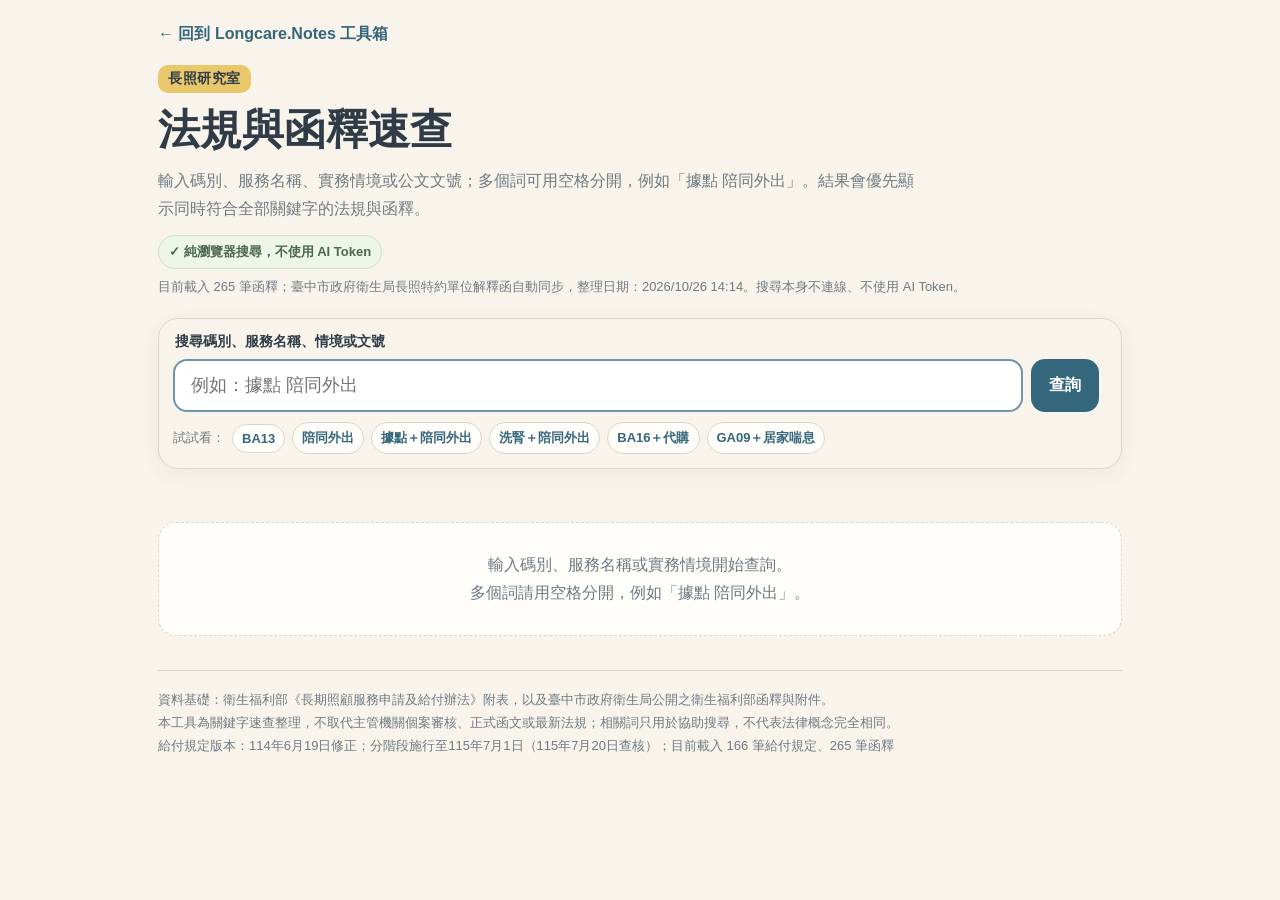
<file: law/index.html>
<!doctype html>
<html lang="zh-Hant">
<head>
  <meta charset="utf-8" />
  <meta name="viewport" content="width=device-width, initial-scale=1" />
  <meta name="description" content="長照碼別、給付規定與政府公開函釋關鍵字速查。" />
  <title>長照研究室｜法規與函釋速查</title>
  <style>
    :root {
      --bg: #f8f4ec;
      --card: #fffdfa;
      --ink: #2f3b46;
      --muted: #6f7a83;
      --blue: #6f96a8;
      --blue-dark: #35677c;
      --yellow: #e8c86b;
      --line: #ddd4c8;
      --warn: #fff3c9;
      --soft: #edf3f5;
      --success: #edf6e9;
      --danger: #fff0ea;
      --shadow: 0 5px 20px rgba(60, 50, 40, .06);
    }

    * { box-sizing: border-box; }

    html { scroll-behavior: smooth; }

    body {
      margin: 0;
      background: var(--bg);
      color: var(--ink);
      font-family: -apple-system, BlinkMacSystemFont, "Noto Sans TC", "PingFang TC", sans-serif;
    }

    button,
    input { font: inherit; }

    button { cursor: pointer; }

    .skip-link {
      position: fixed;
      left: 12px;
      top: -60px;
      z-index: 30;
      padding: 10px 14px;
      border-radius: 10px;
      background: var(--ink);
      color: #fff;
    }

    .skip-link:focus { top: 12px; }

    .wrap {
      width: min(100%, 1000px);
      margin: 0 auto;
      padding: 24px 18px 60px;
    }

    .back-link {
      display: inline-flex;
      align-items: center;
      gap: 6px;
      margin-bottom: 20px;
      color: var(--blue-dark);
      font-weight: 800;
      text-decoration: none;
    }

    .back-link:hover,
    .back-link:focus-visible { text-decoration: underline; }

    .page-header { margin-bottom: 18px; }

    .brand {
      display: inline-block;
      margin-bottom: 12px;
      padding: 5px 10px;
      border-radius: 10px;
      background: var(--yellow);
      font-size: 14px;
      font-weight: 900;
      letter-spacing: .04em;
    }

    h1 {
      margin: 0;
      font-size: clamp(28px, 6vw, 42px);
      line-height: 1.2;
    }

    .subtitle {
      max-width: 760px;
      margin: 12px 0 0;
      color: var(--muted);
      line-height: 1.75;
    }

    .local-search-note {
      display: inline-flex;
      align-items: center;
      gap: 6px;
      margin-top: 12px;
      padding: 7px 10px;
      border: 1px solid #cfe0d0;
      border-radius: 999px;
      background: var(--success);
      color: #4b684b;
      font-size: 13px;
      font-weight: 800;
    }

    .sync-note {
      margin-top: 8px;
      color: var(--muted);
      font-size: 13px;
      line-height: 1.6;
    }

    .search-panel {
      position: sticky;
      top: 0;
      z-index: 10;
      margin: 20px 0 14px;
      padding: 14px;
      border: 1px solid var(--line);
      border-radius: 20px;
      background: rgba(248, 244, 236, .96);
      box-shadow: var(--shadow);
      backdrop-filter: blur(8px);
    }

    .search-label {
      display: block;
      margin: 0 0 8px 2px;
      font-size: 14px;
      font-weight: 800;
    }

    .search-row {
      display: grid;
      grid-template-columns: 1fr auto auto;
      gap: 8px;
    }

    .search-row input {
      min-width: 0;
      padding: 14px 16px;
      border: 2px solid var(--blue);
      border-radius: 14px;
      background: #fff;
      color: var(--ink);
      font-size: 18px;
      outline: none;
    }

    .search-row input:focus {
      border-color: var(--blue-dark);
      box-shadow: 0 0 0 3px rgba(111, 150, 168, .18);
    }

    .primary-button,
    .secondary-button {
      min-height: 52px;
      padding: 0 18px;
      border-radius: 14px;
      font-weight: 900;
    }

    .primary-button {
      border: 0;
      background: var(--blue-dark);
      color: #fff;
    }

    .secondary-button {
      border: 1px solid var(--line);
      background: var(--card);
      color: var(--ink);
    }

    .primary-button:hover,
    .primary-button:focus-visible { background: #28596d; }

    .secondary-button:hover,
    .secondary-button:focus-visible { border-color: var(--blue); }

    .example-row {
      display: flex;
      align-items: center;
      gap: 7px;
      flex-wrap: wrap;
      margin-top: 10px;
      color: var(--muted);
      font-size: 13px;
    }

    .example-button {
      padding: 6px 9px;
      border: 1px solid var(--line);
      border-radius: 999px;
      background: var(--card);
      color: var(--blue-dark);
      font-weight: 800;
    }

    .example-button:hover,
    .example-button:focus-visible { border-color: var(--blue); }

    .expanded-terms {
      margin: 9px 2px 0;
      color: var(--muted);
      font-size: 13px;
      line-height: 1.6;
    }

    .result-summary {
      min-height: 25px;
      margin: 14px 2px;
      color: var(--muted);
      font-size: 14px;
      line-height: 1.6;
    }

    .result-summary strong { color: var(--ink); }

    .result-group { margin-top: 24px; }

    .group-heading {
      display: flex;
      align-items: center;
      gap: 9px;
      margin: 0 0 11px;
      font-size: 20px;
    }

    .group-count {
      min-width: 27px;
      padding: 3px 7px;
      border-radius: 999px;
      background: var(--soft);
      color: var(--blue-dark);
      font-size: 12px;
      text-align: center;
    }

    .grid { display: grid; gap: 14px; }

    .card {
      border: 1px solid var(--line);
      border-radius: 18px;
      background: var(--card);
      padding: 18px;
      box-shadow: var(--shadow);
    }

    .card.interpretation { border-left: 5px solid var(--yellow); }

    .card-head {
      display: flex;
      align-items: flex-start;
      justify-content: space-between;
      gap: 12px;
    }

    .code {
      margin-bottom: 3px;
      color: var(--blue-dark);
      font-size: 25px;
      font-weight: 950;
      letter-spacing: .02em;
    }

    .title {
      margin: 0;
      font-size: 20px;
      line-height: 1.45;
    }

    .match-label {
      flex: 0 0 auto;
      padding: 5px 8px;
      border-radius: 999px;
      background: var(--success);
      color: #4b684b;
      font-size: 12px;
      font-weight: 900;
    }

    .match-label.related {
      background: var(--warn);
      color: #7b6322;
    }

    .match-label.partial {
      background: var(--soft);
      color: var(--muted);
    }

    .tags {
      display: flex;
      gap: 7px;
      flex-wrap: wrap;
      margin: 11px 0;
    }

    .tag {
      padding: 5px 8px;
      border-radius: 999px;
      background: var(--soft);
      font-size: 12px;
    }

    .tag.warn { background: var(--warn); }

    .meta-grid {
      display: grid;
      grid-template-columns: repeat(2, minmax(0, 1fr));
      gap: 8px;
      margin-top: 12px;
    }

    .meta-item {
      padding: 10px 12px;
      border: 1px solid #ece4da;
      border-radius: 12px;
      background: #fff;
      line-height: 1.55;
    }

    .meta-item span {
      display: block;
      margin-bottom: 2px;
      color: var(--muted);
      font-size: 12px;
    }

    .meta-item strong {
      font-size: 14px;
      overflow-wrap: anywhere;
    }

    .summary,
    .match-snippet {
      margin-top: 12px;
      line-height: 1.8;
      white-space: pre-wrap;
    }

    .match-snippet {
      padding: 13px 14px;
      border-radius: 13px;
      background: #f7f3eb;
    }

    .match-snippet strong {
      display: block;
      margin-bottom: 4px;
      color: var(--blue-dark);
      font-size: 13px;
    }

    mark {
      padding: 0 .08em;
      border-radius: 3px;
      background: #ffe58f;
      color: inherit;
    }

    details {
      margin-top: 13px;
      padding-top: 12px;
      border-top: 1px dashed var(--line);
    }

    summary {
      color: var(--blue-dark);
      cursor: pointer;
      font-weight: 900;
    }

    .raw {
      margin-top: 10px;
      padding: 14px;
      border-radius: 12px;
      background: #f6f3ed;
      font-size: 14px;
      line-height: 1.75;
      overflow-wrap: anywhere;
      white-space: pre-wrap;
    }

    .source-link {
      display: inline-flex;
      align-items: center;
      gap: 5px;
      margin-top: 13px;
      color: var(--blue-dark);
      font-weight: 900;
      text-decoration: none;
    }

    .source-link:hover,
    .source-link:focus-visible { text-decoration: underline; }

    .notice,
    .empty {
      padding: 28px 20px;
      border: 1px dashed var(--line);
      border-radius: 18px;
      background: var(--card);
      color: var(--muted);
      line-height: 1.75;
      text-align: center;
    }

    .notice.warning {
      margin-bottom: 14px;
      padding: 14px 16px;
      border-style: solid;
      background: var(--warn);
      color: #725e25;
      text-align: left;
    }

    .notice.error {
      border-style: solid;
      border-color: #ecc8bd;
      background: var(--danger);
      color: #8b4e42;
    }

    footer {
      margin-top: 34px;
      padding-top: 18px;
      border-top: 1px solid var(--line);
      color: var(--muted);
      font-size: 13px;
      line-height: 1.75;
    }

    .meta-item.wide { grid-column: 1 / -1; }

    [hidden] { display: none !important; }

    @media (max-width: 680px) {
      .wrap { padding: 18px 14px 44px; }
      .search-panel { margin-inline: -4px; padding: 11px; }
      .search-row { grid-template-columns: 1fr auto; }
      .secondary-button { grid-column: 1 / -1; min-height: 42px; }
      .card-head { display: block; }
      .match-label { display: inline-block; margin-top: 9px; }
      .meta-grid { grid-template-columns: 1fr; }
      .title { font-size: 18px; }
    }

    @media (prefers-reduced-motion: reduce) {
      html { scroll-behavior: auto; }
    }
  </style>
</head>
<body>
  <a class="skip-link" href="#results">跳到查詢結果</a>

  <div class="wrap">
    <header class="page-header">
      <a class="back-link" href="../">← 回到 Longcare.Notes 工具箱</a>
      <div><span class="brand">長照研究室</span></div>
      <h1>法規與函釋速查</h1>
      <p class="subtitle">輸入碼別、服務名稱、實務情境或公文文號；多個詞可用空格分開，例如「據點 陪同外出」。結果會優先顯示同時符合全部關鍵字的法規與函釋。</p>
      <div class="local-search-note">✓ 純瀏覽器搜尋，不使用 AI Token</div>
      <div id="syncStatus" class="sync-note">已內建臺中市政府衛生局公開函釋整理，不需等待線上同步。</div>
    </header>

    <main>
      <section class="search-panel" aria-label="法規搜尋">
        <label class="search-label" for="q">搜尋碼別、服務名稱、情境或文號</label>
        <div class="search-row">
          <input id="q" type="search" inputmode="search" autocomplete="off" placeholder="例如：據點 陪同外出" aria-describedby="search-help" />
          <button id="go" class="primary-button" type="button">查詢</button>
          <button id="clear" class="secondary-button" type="button" hidden>清除</button>
        </div>
        <div id="search-help" class="example-row">
          <span>試試看：</span>
          <button class="example-button" type="button" data-query="BA13">BA13</button>
          <button class="example-button" type="button" data-query="陪同外出">陪同外出</button>
          <button class="example-button" type="button" data-query="據點 陪同外出">據點＋陪同外出</button>
          <button class="example-button" type="button" data-query="洗腎 陪同外出">洗腎＋陪同外出</button>
          <button class="example-button" type="button" data-query="BA16 代購">BA16＋代購</button>
          <button class="example-button" type="button" data-query="GA09 居家喘息">GA09＋居家喘息</button>
        </div>
        <div id="expandedTerms" class="expanded-terms" hidden></div>
      </section>

      <div id="count" class="result-summary" role="status" aria-live="polite"></div>
      <div id="results"></div>
    </main>

    <footer>
      <div>資料基礎：衛生福利部《長期照顧服務申請及給付辦法》附表，以及臺中市政府衛生局公開之衛生福利部函釋與附件。</div>
      <div>本工具為關鍵字速查整理，不取代主管機關個案審核、正式函文或最新法規；相關詞只用於協助搜尋，不代表法律概念完全相同。</div>
      <div id="dataVersion">資料版本：請以 data.js 標示版本為準。</div>
    </footer>
  </div>

  <script src="data.js"></script>
  <script src="interpretations.js"></script>
  <script>
    (() => {
      'use strict';

      const CODE_ROWS = typeof CODE_DATA !== 'undefined' && Array.isArray(CODE_DATA) ? CODE_DATA : [];
      const INTERPRETATION_ROWS = typeof INTERPRETATIONS !== 'undefined' && Array.isArray(INTERPRETATIONS) ? INTERPRETATIONS : [];
      const META = typeof DATA_META !== 'undefined' && DATA_META && typeof DATA_META === 'object' ? DATA_META : {};
      const SYNC_META = typeof INTERPRETATION_META !== 'undefined' && INTERPRETATION_META && typeof INTERPRETATION_META === 'object' ? INTERPRETATION_META : {};

      const q = document.querySelector('#q');
      const results = document.querySelector('#results');
      const count = document.querySelector('#count');
      const clearButton = document.querySelector('#clear');
      const expandedTerms = document.querySelector('#expandedTerms');
      const dataVersion = document.querySelector('#dataVersion');
      const syncStatus = document.querySelector('#syncStatus');

      const RELATED_TERM_GROUPS = [
        ['BA13', '陪同外出', '陪同就醫', '外出陪同'],
        ['BA16', '代購', '代領', '代送', '代購或代領或代送服務', '代購餐食', '代領藥品', '藥品代購', '代購成藥'],
        ['GA09', '居家喘息', '喘息服務', '居家喘息服務'],
        ['DA01', '交通接送', '就醫接送', '復健接送'],
        ['BA24', '協助排泄', '排泄', '失禁處理'],
        ['據點', 'C據點', 'C級巷弄長照站', '巷弄長照站', '社區照顧關懷據點'],
        ['洗腎', '血液透析', '透析'],
        ['復健', '復能', '物理治療', '職能治療']
      ];

      const normalize = value => String(value ?? '')
        .normalize('NFKC')
        .toLocaleLowerCase('zh-Hant')
        .replace(/[\s\u3000()[\]{}（）【】《》〈〉「」『』,，、。.;；:：!?！？'"“”‘’·•/\\|+＝=_\-–—]/g, '');

      const asText = value => {
        if (Array.isArray(value)) return value.map(asText).filter(Boolean).join(' ');
        if (value && typeof value === 'object') return Object.values(value).map(asText).filter(Boolean).join(' ');
        return value == null ? '' : String(value);
      };

      const asList = value => {
        if (Array.isArray(value)) return value.map(asText).filter(Boolean);
        if (!value) return [];
        return String(value).split(/[、,，/\s]+/).map(item => item.trim()).filter(Boolean);
      };

      const unique = values => [...new Map(values.filter(Boolean).map(value => [normalize(value), String(value)])).values()];

      const tokenize = value => unique(String(value || '')
        .trim()
        .split(/[\s\u3000,，、;；|+]+/)
        .map(item => item.trim())
        .filter(Boolean));

      const alternativesFor = token => {
        const tokenKey = normalize(token);
        const group = RELATED_TERM_GROUPS.find(terms => terms.some(term => normalize(term) === tokenKey));
        return unique([token, ...(group || [])]);
      };

      const escapeHtml = value => String(value ?? '').replace(/[&<>"']/g, char => ({
        '&': '&amp;', '<': '&lt;', '>': '&gt;', '"': '&quot;', "'": '&#39;'
      })[char]);

      const escapeRegExp = value => String(value).replace(/[.*+?^${}()|[\]\\]/g, '\\$&');

      const highlight = (value, phrases) => {
        const source = String(value ?? '');
        const visiblePhrases = unique(phrases).filter(term => String(term).length > 0).sort((a, b) => b.length - a.length);
        if (!source || !visiblePhrases.length) return escapeHtml(source);
        const expression = new RegExp(`(${visiblePhrases.map(escapeRegExp).join('|')})`, 'gi');
        return source.split(expression).map(part => {
          const isHit = visiblePhrases.some(term => normalize(term) === normalize(part));
          return isHit ? `<mark>${escapeHtml(part)}</mark>` : escapeHtml(part);
        }).join('');
      };

      const safeUrl = value => {
        if (!value) return '';
        try {
          const parsed = new URL(String(value), document.baseURI);
          return ['http:', 'https:'].includes(parsed.protocol) ? parsed.href : '';
        } catch (_) {
          return '';
        }
      };

      const inferSourceName = (item, kind) => {
        const explicit = item.sourceName || item.sourceTitle || item.agency || item.issuer || item.authority || item.department || item.lawName || item.basis;
        if (explicit) return asText(explicit);
        if (/衛(?:部|福部)/.test(asText(item.docNo))) return '衛生福利部（函文）';
        const url = safeUrl(item.source || item.sourceUrl || item.url);
        if (url.includes('mohw.gov.tw')) return '衛生福利部';
        if (url.includes('law.moj.gov.tw')) return '全國法規資料庫';
        if (url.includes('.gov.tw')) return '政府機關公開來源';
        return kind === 'code' ? '長期照顧服務申請及給付辦法（附表）' : '政府公開函釋來源';
      };

      const fieldsFor = (item, kind) => kind === 'code' ? [
        { value: item.code, weight: 110 },
        { value: item.title, weight: 65 },
        { value: item.searchText, weight: 55 },
        { value: item.keywords, weight: 45 },
        { value: item.raw, weight: 24 },
        { value: item.sourceName || item.sourceTitle || item.lawName || item.basis, weight: 15 }
      ] : [
        { value: item.codes, weight: 100 },
        { value: item.docNo, weight: 90 },
        { value: item.title, weight: 65 },
        { value: item.keywords, weight: 55 },
        { value: item.summary, weight: 35 },
        { value: item.raw || item.content, weight: 25 },
        { value: item.sourceName || item.agency || item.issuer || item.authority, weight: 18 },
        { value: item.status, weight: 8 }
      ];

      const sourceQuality = item => {
        const url = safeUrl(item.source || item.sourceUrl || item.url);
        if (!url) return 0;
        if (/\.(pdf|doc|docx|odt)(?:$|[?#])/i.test(url)) return 120;
        if (/\/\d+\/post(?:$|[?#])/.test(url)) return 90;
        if (/health\.taichung\.gov\.tw/.test(url)) return 55;
        if (/cp\.aspx\?n=412/.test(url)) return -80;
        if (/health\.ntpc\.gov\.tw\/basic/.test(url)) return -70;
        return 0;
      };

      const scoreItem = (item, kind, tokenSets, rawQuery) => {
        const fields = fieldsFor(item, kind).map(field => ({ ...field, text: normalize(asText(field.value)) }));
        const matchedPhrases = [];
        let score = kind === 'interpretation' ? sourceQuality(item) : 0;
        let coverage = 0;

        tokenSets.forEach(alternatives => {
          let bestScore = 0;
          let bestPhrase = '';
          fields.forEach(field => {
            alternatives.forEach(phrase => {
              const phraseKey = normalize(phrase);
              if (!phraseKey || !field.text.includes(phraseKey)) return;
              const exactBonus = field.text === phraseKey ? 18 : 0;
              const candidateScore = field.weight + exactBonus + Math.min(phraseKey.length, 12);
              if (candidateScore > bestScore) {
                bestScore = candidateScore;
                bestPhrase = phrase;
              }
            });
          });
          if (bestScore > 0) {
            coverage += 1;
            score += bestScore;
            matchedPhrases.push(bestPhrase);
          }
        });

        const fullQuery = normalize(rawQuery);
        const fullText = fields.map(field => field.text).join('');
        if (fullQuery && fullText.includes(fullQuery)) score += 35;
        if (coverage === tokenSets.length && coverage > 0) score += 160;
        else score += coverage * 8;

        return { item, kind, coverage, score, matchedPhrases: unique(matchedPhrases), related: false };
      };

      const extractCodes = value => {
        const direct = asList(value);
        const found = asText(value).toUpperCase().match(/\b[A-Z]{1,4}\s*\d{1,3}[A-Z]?\b/g) || [];
        return unique([...direct, ...found].map(code => normalize(code).toUpperCase()));
      };

      const recordCodes = result => result.kind === 'code'
        ? extractCodes(result.item.code)
        : extractCodes(result.item.codes || result.item.code);

      const overlaps = (left, right) => left.some(value => right.includes(value));

      const sortMatches = (left, right, totalTokens) => {
        const leftComplete = left.coverage === totalTokens ? 1 : 0;
        const rightComplete = right.coverage === totalTokens ? 1 : 0;
        return rightComplete - leftComplete
          || Number(right.related) - Number(left.related)
          || right.coverage - left.coverage
          || right.score - left.score;
      };

      const matchLabel = (result, totalTokens) => {
        if (result.coverage === totalTokens) return '<span class="match-label">完整符合</span>';
        if (result.related) return '<span class="match-label related">相關碼別／函釋</span>';
        return `<span class="match-label partial">部分符合 ${result.coverage}/${totalTokens}</span>`;
      };

      const snippetFrom = (value, phrases, limit = 310) => {
        const source = String(value ?? '').trim();
        if (!source) return '';
        const lines = source.split(/\n+/).map(line => line.trim()).filter(Boolean);
        const phraseKeys = unique(phrases).map(normalize).filter(Boolean);
        let selected = lines.find(line => phraseKeys.some(key => normalize(line).includes(key))) || '';

        if (!selected) {
          const lowered = source.toLocaleLowerCase('zh-Hant');
          const indexes = unique(phrases)
            .map(term => lowered.indexOf(String(term).toLocaleLowerCase('zh-Hant')))
            .filter(index => index >= 0);
          const firstIndex = indexes.length ? Math.min(...indexes) : 0;
          const start = Math.max(0, firstIndex - 80);
          selected = `${start > 0 ? '…' : ''}${source.slice(start, start + limit)}${start + limit < source.length ? '…' : ''}`;
        }

        if (selected.length > limit) selected = `${selected.slice(0, limit)}…`;
        return selected;
      };

      const renderSourceLink = item => {
        const url = safeUrl(item.source || item.sourceUrl || item.url);
        if (!url) return '';
        const alternate = safeUrl(item.alternateSource);
        const alternateLink = alternate && alternate !== url
          ? `<a class="source-link secondary" href="${escapeHtml(alternate)}" target="_blank" rel="noopener noreferrer">點開全文（備用連結） <span aria-hidden="true">↗</span></a>`
          : '';
        return `<a class="source-link" href="${escapeHtml(url)}" target="_blank" rel="noopener noreferrer">點開全文 <span aria-hidden="true">↗</span></a>${alternateLink}`;
      };

      const renderCodeCard = (result, tokenSets) => {
        const item = result.item;
        const phrases = unique([...tokenSets.flat(), ...result.matchedPhrases]);
        const raw = asText(item.raw || item.content || item.text);
        const snippet = snippetFrom(raw, phrases);
        const prices = asList(item.prices || item.price);
        const sourceName = inferSourceName(item, 'code');
        const money = value => /^\s*[\d,]+\s*$/.test(asText(value)) ? `${asText(value).trim()} 元` : asText(value);
        const structuredPrices = [
          item.standardPrice ? `<span class="tag">一般給（支）付：${highlight(money(item.standardPrice), phrases)}</span>` : '',
          item.remotePrice ? `<span class="tag">原民區／離島：${highlight(money(item.remotePrice), phrases)}</span>` : '',
          item.rentalPrice ? `<span class="tag">租賃上限：${highlight(money(item.rentalPrice), phrases)}</span>` : '',
          item.purchasePrice ? `<span class="tag">購置上限：${highlight(money(item.purchasePrice), phrases)}</span>` : ''
        ].filter(Boolean);
        const extraMeta = [
          ['給付方式', item.serviceMode, false],
          ['購置最低使用年限', item.minimumUseYears ? `${asText(item.minimumUseYears)} 年` : '', false],
          ['適用對象', item.eligibility, true],
          ['租賃價格說明', item.priceNote, true]
        ].filter(([, value]) => value).map(([label, value, wide]) => `
          <div class="meta-item${wide ? ' wide' : ''}"><span>${escapeHtml(label)}</span><strong>${highlight(value, phrases)}</strong></div>`).join('');

        return `<article class="card">
          <div class="card-head">
            <div>
              <div class="code">${highlight(item.code || '未標示碼別', phrases)}</div>
              <h3 class="title">${highlight(item.title || '未標示服務名稱', phrases)}</h3>
            </div>
            ${matchLabel(result, tokenSets.length)}
          </div>
          <div class="tags">
            <span class="tag">現行給付規定</span>
            ${item.category ? `<span class="tag">${escapeHtml(asText(item.category))}</span>` : ''}
            ${structuredPrices.join('')}
            ${!structuredPrices.length && prices.length ? `<span class="tag">支付價格：${prices.map(price => highlight(money(price), phrases)).join('／')}</span>` : ''}
          </div>
          <div class="meta-grid">
            <div class="meta-item"><span>法規來源</span><strong>${escapeHtml(sourceName)}</strong></div>
            <div class="meta-item"><span>關聯碼別</span><strong>${escapeHtml(item.code || '未標示')}</strong></div>
            ${extraMeta}
          </div>
          ${snippet ? `<div class="match-snippet"><strong>命中內容</strong>${highlight(snippet, phrases)}</div>` : ''}
          ${raw ? `<details><summary>查看法規原文整理</summary><div class="raw">${highlight(raw, phrases)}</div></details>` : ''}
          ${renderSourceLink(item)}
        </article>`;
      };

      const renderInterpretationCard = (result, tokenSets) => {
        const item = result.item;
        const phrases = unique([...tokenSets.flat(), ...result.matchedPhrases]);
        const raw = asText(item.raw || item.content);
        const summary = asText(item.summary) || snippetFrom(raw, phrases, 360);
        const codes = asList(item.codes || item.code);
        const sourceName = inferSourceName(item, 'interpretation');

        return `<article class="card interpretation">
          <div class="card-head">
            <h3 class="title">${highlight(item.title || '函釋／實務補充', phrases)}</h3>
            ${matchLabel(result, tokenSets.length)}
          </div>
          <div class="tags">
            <span class="tag warn">函釋／實務補充</span>
            ${item.status ? `<span class="tag">${escapeHtml(asText(item.status))}</span>` : ''}
            ${codes.map(code => `<span class="tag">${highlight(code, phrases)}</span>`).join('')}
          </div>
          <div class="meta-grid">
            <div class="meta-item"><span>發文／資料來源</span><strong>${escapeHtml(sourceName)}</strong></div>
            <div class="meta-item"><span>公文文號</span><strong>${highlight(item.docNo || '未標示', phrases)}</strong></div>
            ${item.date ? `<div class="meta-item"><span>日期</span><strong>${escapeHtml(asText(item.date))}</strong></div>` : ''}
            ${codes.length ? `<div class="meta-item"><span>關聯碼別</span><strong>${codes.map(code => highlight(code, phrases)).join('、')}</strong></div>` : ''}
          </div>
          ${summary ? `<div class="summary">${highlight(summary, phrases)}</div>` : ''}
          ${raw && normalize(raw) !== normalize(summary) ? `<details><summary>查看函釋全文</summary><div class="raw">${highlight(raw, phrases)}</div></details>` : ''}
          ${renderSourceLink(item)}
        </article>`;
      };

      const groupMarkup = (heading, icon, items, renderer, tokenSets) => items.length ? `
        <section class="result-group">
          <h2 class="group-heading"><span aria-hidden="true">${icon}</span>${heading}<span class="group-count">${items.length}</span></h2>
          <div class="grid">${items.map(item => renderer(item, tokenSets)).join('')}</div>
        </section>` : '';

      const updateAddress = rawQuery => {
        try {
          const url = new URL(location.href);
          if (rawQuery) url.searchParams.set('q', rawQuery);
          else url.searchParams.delete('q');
          history.replaceState(null, '', url);
        } catch (_) {
          // 在本機直接開啟檔案時，部分瀏覽器可能不允許更新網址；不影響搜尋。
        }
      };

      const render = () => {
        const rawQuery = q.value.trim();
        clearButton.hidden = !rawQuery;
        updateAddress(rawQuery);

        if (!CODE_ROWS.length && !INTERPRETATION_ROWS.length) {
          count.textContent = '';
          expandedTerms.hidden = true;
          results.innerHTML = '<div class="notice error"><strong>尚未載入法規資料。</strong><br />請確認 law/data.js 已與本頁放在同一個資料夾，並且包含 CODE_DATA 或 INTERPRETATIONS。</div>';
          return;
        }

        if (!rawQuery) {
          count.textContent = '';
          expandedTerms.hidden = true;
          results.innerHTML = '<div class="empty">輸入碼別、服務名稱或實務情境開始查詢。<br />多個詞請用空格分開，例如「據點 陪同外出」。</div>';
          return;
        }

        const tokens = tokenize(rawQuery);
        const tokenSets = tokens.map(alternativesFor);
        const codeScores = CODE_ROWS.map(item => scoreItem(item, 'code', tokenSets, rawQuery));
        const interpretationScores = INTERPRETATION_ROWS.map(item => scoreItem(item, 'interpretation', tokenSets, rawQuery));
        const directCodes = codeScores.filter(result => result.coverage > 0);
        const directInterpretations = interpretationScores.filter(result => result.coverage > 0);

        const fullyMatchedCodes = directCodes.filter(result => result.coverage === tokens.length);
        const fullyMatchedInterpretations = directInterpretations.filter(result => result.coverage === tokens.length);
        const focusCodes = unique([
          ...fullyMatchedCodes.flatMap(recordCodes),
          ...fullyMatchedInterpretations.flatMap(recordCodes)
        ]);

        const codeMatches = codeScores
          .filter(candidate => candidate.coverage > 0 || (focusCodes.length && overlaps(recordCodes(candidate), focusCodes)))
          .map(candidate => {
            const related = candidate.coverage < tokens.length && focusCodes.length && overlaps(recordCodes(candidate), focusCodes);
            return related ? { ...candidate, related: true, score: candidate.score + 90 } : candidate;
          });

        const interpretationMatches = interpretationScores
          .filter(candidate => candidate.coverage > 0 || (focusCodes.length && overlaps(recordCodes(candidate), focusCodes)))
          .map(candidate => {
            const related = candidate.coverage < tokens.length && focusCodes.length && overlaps(recordCodes(candidate), focusCodes);
            return related ? { ...candidate, related: true, score: candidate.score + 90 } : candidate;
          });

        codeMatches.sort((a, b) => sortMatches(a, b, tokens.length));
        // 函釋依日期新到舊排列；同日再以搜尋相關度排序。
        interpretationMatches.sort((a, b) => {
          const dateA = asText(a.item?.date || '000-00-00');
          const dateB = asText(b.item?.date || '000-00-00');
          return dateB.localeCompare(dateA, 'zh-Hant') || sortMatches(a, b, tokens.length);
        });

        const shownCodes = codeMatches.slice(0, 30);
        const shownInterpretations = interpretationMatches.slice(0, 30);
        const completeCount = [...shownCodes, ...shownInterpretations].filter(item => item.coverage === tokens.length).length;

        const expansions = tokenSets
          .filter(set => set.length > 1)
          .map(set => `${escapeHtml(set[0])} → ${set.slice(1).map(escapeHtml).join('、')}`);
        expandedTerms.hidden = !expansions.length;
        expandedTerms.innerHTML = expansions.length ? `同時比對常用相關詞：${expansions.join('；')}` : '';

        if (!shownCodes.length && !shownInterpretations.length) {
          count.innerHTML = `查詢「<strong>${escapeHtml(rawQuery)}</strong>」沒有找到結果。`;
          results.innerHTML = '<div class="empty">可以改用碼別、較短的服務名稱、公文文號，或把多個詞分開搜尋。</div>';
          return;
        }

        count.innerHTML = `查詢「<strong>${escapeHtml(rawQuery)}</strong>」：找到 <strong>${shownCodes.length}</strong> 筆給付規定、<strong>${shownInterpretations.length}</strong> 筆函釋／補充。`;
        const partialNotice = tokens.length > 1 && completeCount === 0
          ? '<div class="notice warning">目前沒有單筆資料同時包含全部關鍵字，以下先依符合詞數與關聯碼別排序顯示。建議也分別搜尋各關鍵字確認完整內容。</div>'
          : '';

        results.innerHTML = partialNotice
          + groupMarkup('相關給付規定', '📘', shownCodes, renderCodeCard, tokenSets)
          + groupMarkup('相關函釋與實務補充', '📄', shownInterpretations, renderInterpretationCard, tokenSets);
      };

      let inputTimer = 0;
      q.addEventListener('input', () => {
        window.clearTimeout(inputTimer);
        inputTimer = window.setTimeout(render, 120);
      });
      q.addEventListener('keydown', event => {
        if (event.key === 'Enter') render();
        if (event.key === 'Escape') {
          q.value = '';
          render();
        }
      });
      document.querySelector('#go').addEventListener('click', render);
      clearButton.addEventListener('click', () => {
        q.value = '';
        render();
        q.focus();
      });
      document.querySelectorAll('[data-query]').forEach(button => {
        button.addEventListener('click', () => {
          q.value = button.dataset.query || '';
          render();
          q.focus();
        });
      });

      const totals = [
        CODE_ROWS.length ? `${CODE_ROWS.length} 筆給付規定` : '',
        INTERPRETATION_ROWS.length ? `${INTERPRETATION_ROWS.length} 筆函釋` : ''
      ].filter(Boolean).join('、');
      const version = META.version || META.updatedAt || META.lastUpdated || '未標示';
      dataVersion.textContent = `給付規定版本：${asText(version)}${totals ? `；目前載入 ${totals}` : ''}`;

      const formatSyncTime = value => {
        if (!value) return '';
        const parsed = new Date(value);
        if (Number.isNaN(parsed.getTime())) return asText(value);
        return parsed.toLocaleString('zh-TW', {
          timeZone: 'Asia/Taipei',
          year: 'numeric',
          month: '2-digit',
          day: '2-digit',
          hour: '2-digit',
          minute: '2-digit',
          hour12: false
        });
      };
      const syncedAt = formatSyncTime(SYNC_META.syncedAt);
      const sourceMode = asText(SYNC_META.mode) || '政府公開資料靜態整理';
      syncStatus.textContent = `目前載入 ${INTERPRETATION_ROWS.length} 筆函釋；${sourceMode}${syncedAt ? `，整理日期：${syncedAt}` : ''}。搜尋本身不連線、不使用 AI Token。`;

      try {
        q.value = new URL(location.href).searchParams.get('q') || '';
      } catch (_) {
        q.value = '';
      }
      render();
    })();
  </script>
</body>
</html>
</file>
